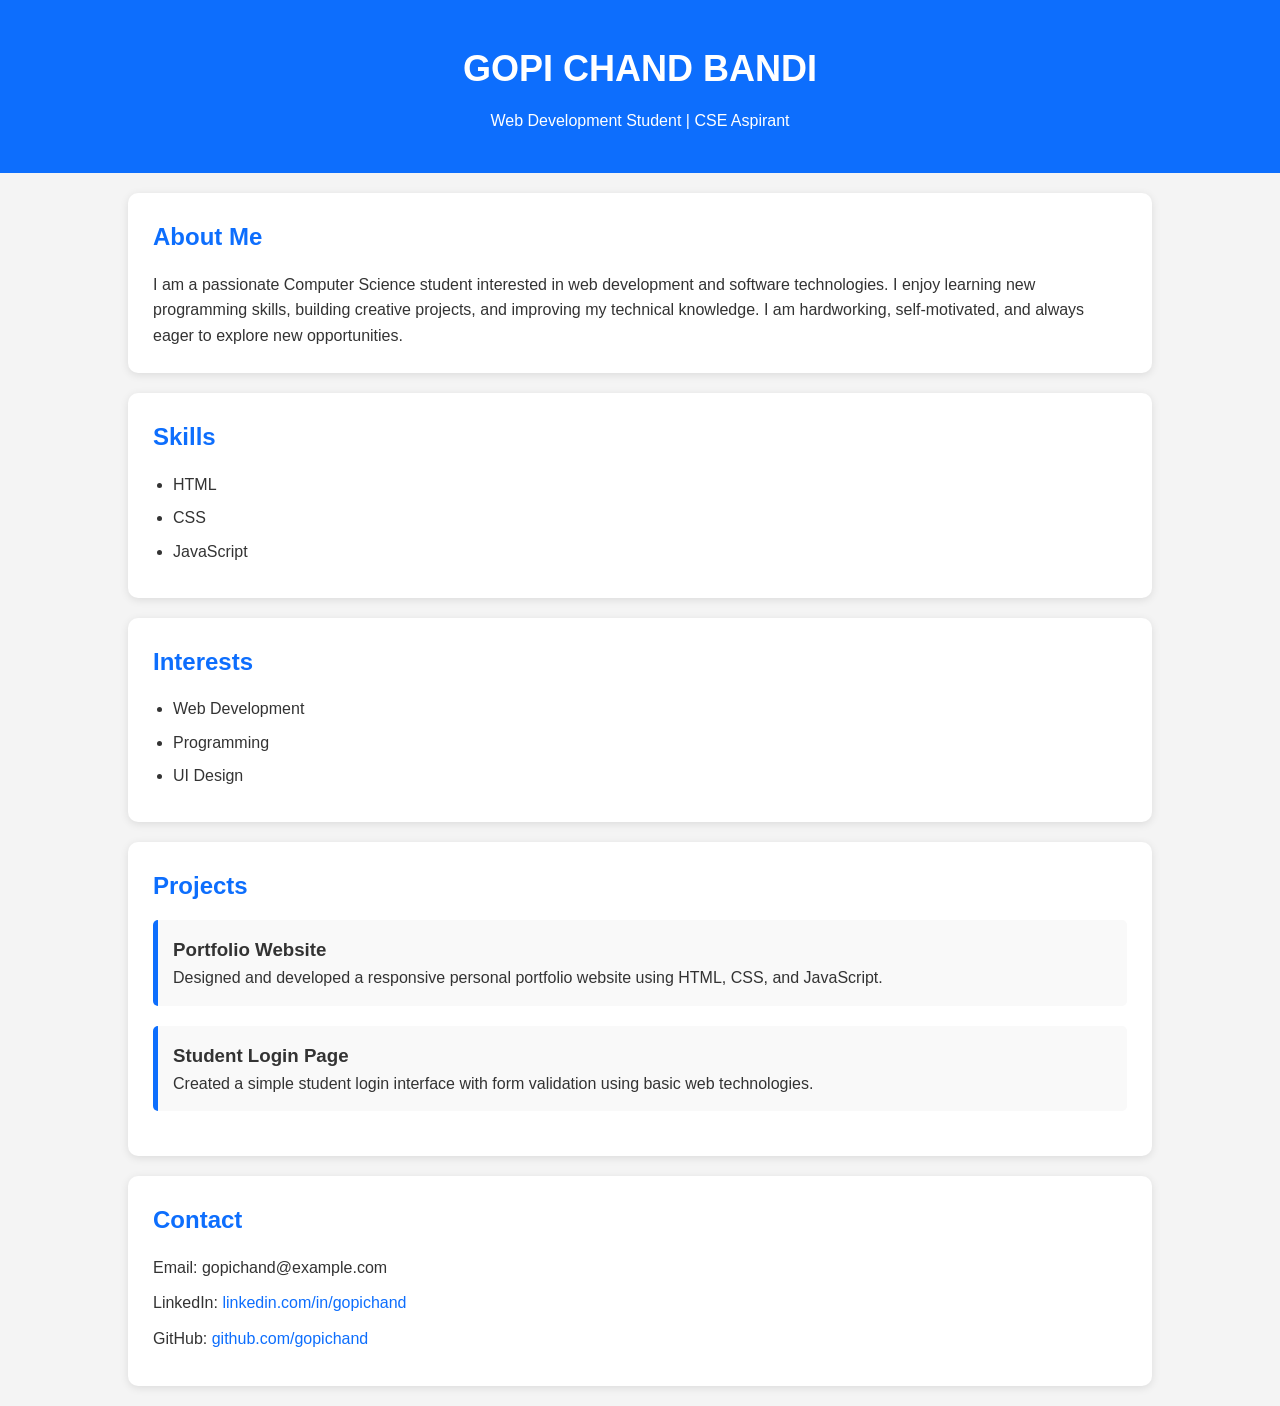
<file: TASK-1/Code Files/index.html>
<!DOCTYPE html>
<html lang="en">
<head>
    <meta charset="UTF-8">
    <meta name="viewport" content="width=device-width, initial-scale=1.0">
    <title>BANDI GOPI CHAND - Portfolio</title>

    <link rel="stylesheet" href="style.css">
</head>
<body>

    <header>
        <h1>GOPI CHAND BANDI</h1>
        <p>Web Development Student | CSE Aspirant</p>
    </header>

    <section class="about">
        <h2>About Me</h2>
        <p>
            I am a passionate Computer Science student interested in web development
            and software technologies. I enjoy learning new programming skills,
            building creative projects, and improving my technical knowledge.
            I am hardworking, self-motivated, and always eager to explore new opportunities.
        </p>
    </section>

    <section class="skills">
        <h2>Skills</h2>
        <ul>
            <li>HTML</li>
            <li>CSS</li>
            <li>JavaScript</li>
        </ul>
    </section>

    <section class="interests">
        <h2>Interests</h2>
        <ul>
            <li>Web Development</li>
            <li>Programming</li>
            <li>UI Design</li>
        </ul>
    </section>

    <section class="projects">
        <h2>Projects</h2>

        <div class="project-card">
            <h3>Portfolio Website</h3>
            <p>
                Designed and developed a responsive personal portfolio website
                using HTML, CSS, and JavaScript.
            </p>
        </div>

        <div class="project-card">
            <h3>Student Login Page</h3>
            <p>
                Created a simple student login interface with form validation
                using basic web technologies.
            </p>
        </div>
    </section>

    <section class="contact">
        <h2>Contact</h2>
        <p>Email: gopichand@example.com</p>
        <p>
            LinkedIn:
            <a href="#">linkedin.com/in/gopichand</a>
        </p>
        <p>
            GitHub:
            <a href="#">github.com/gopichand</a>
        </p>
    </section>

    <script src="script.js"></script>
</body>
</html>
</file>
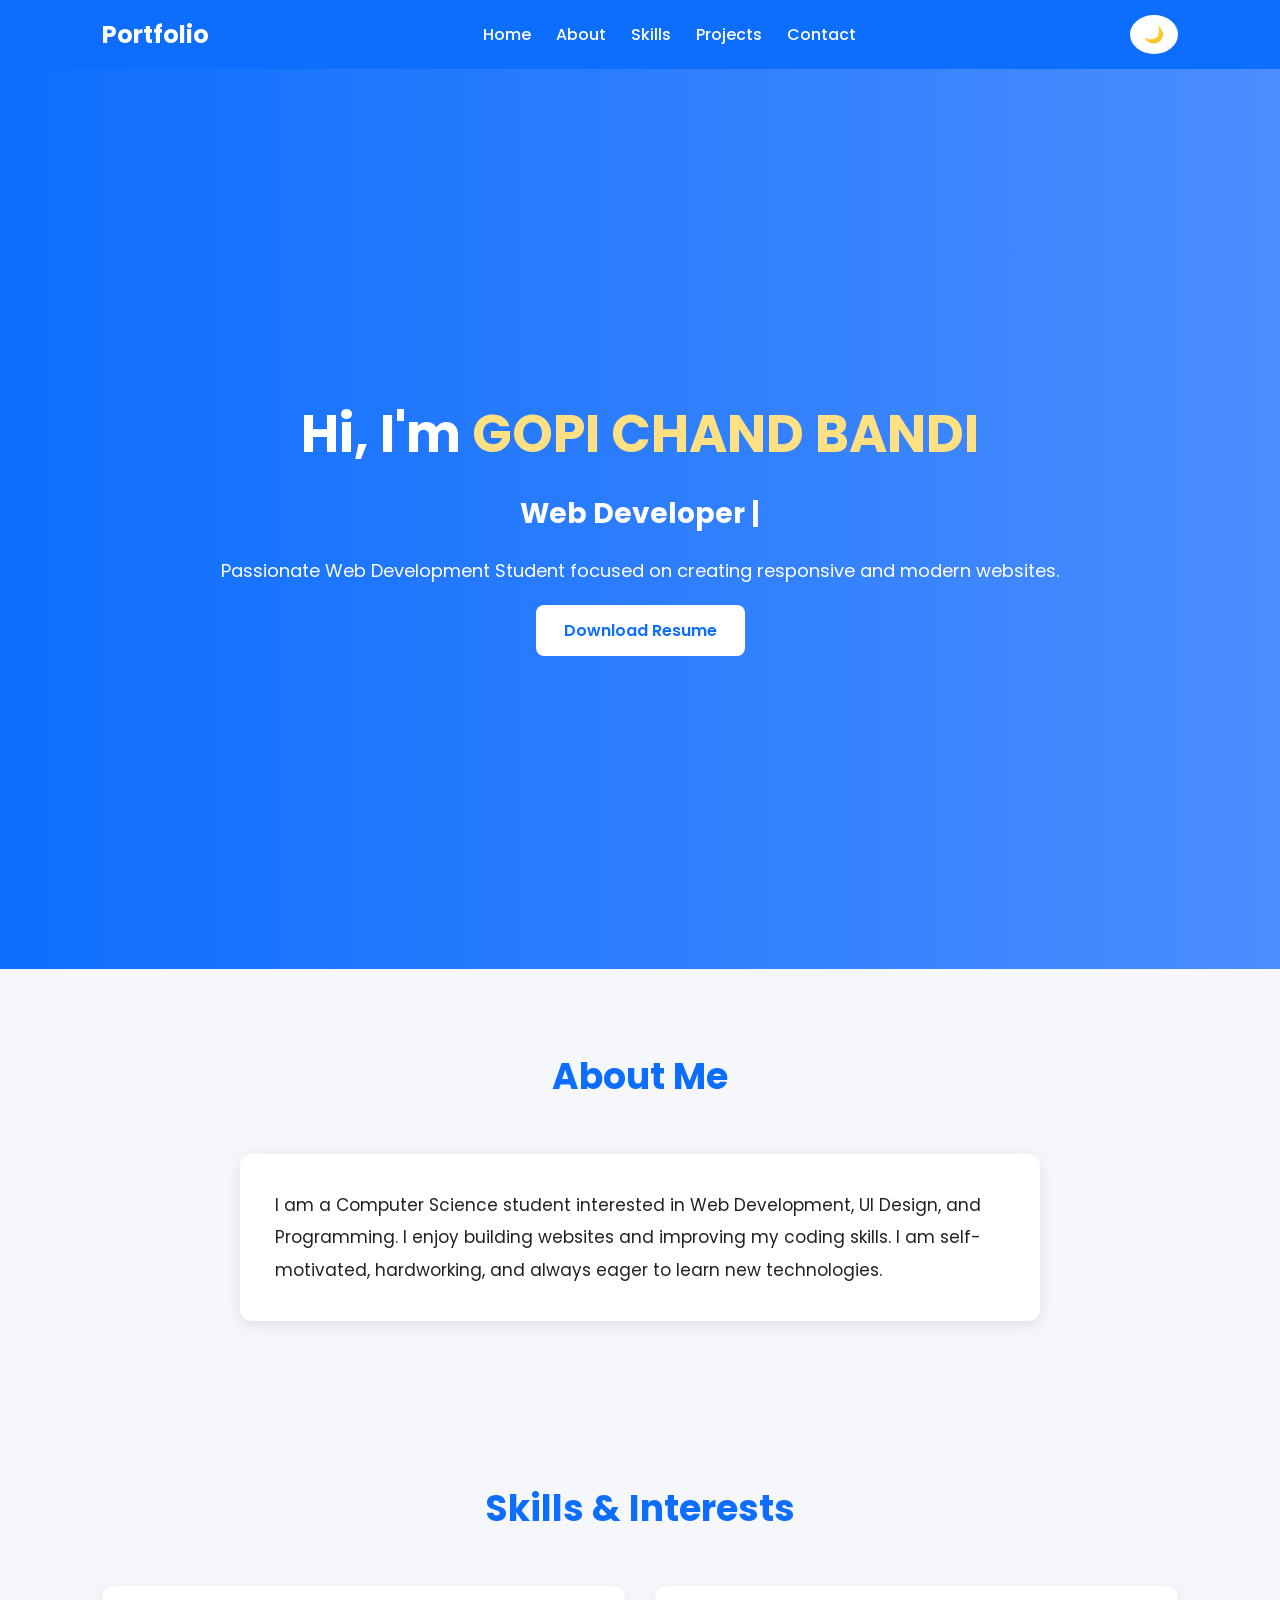
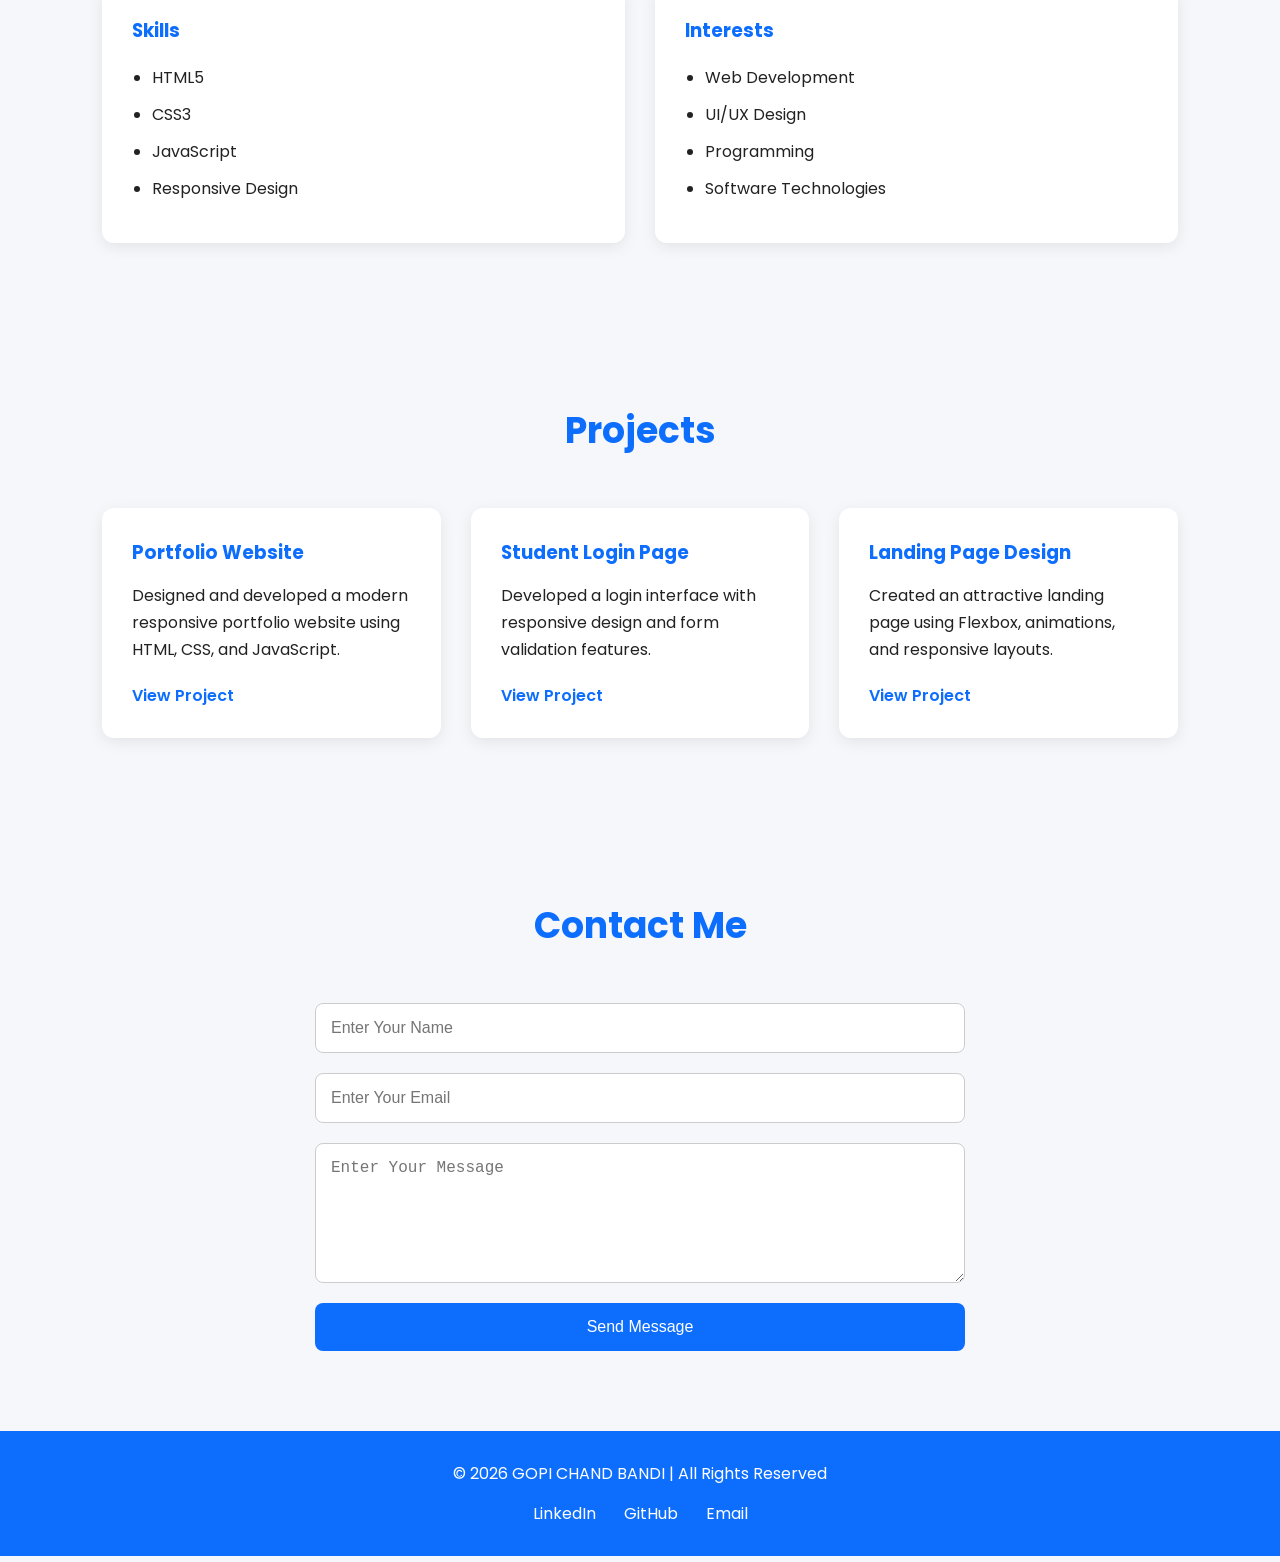
<file: TASK-2/CODE FILES/index.html>
<!DOCTYPE html>
<html lang="en">

<head>
    <meta charset="UTF-8">
    <meta name="viewport" content="width=device-width, initial-scale=1.0">

    <title>GOPI CHAND BANDI - Portfolio</title>

    <link rel="stylesheet" href="style.css">

    <link rel="preconnect" href="https://fonts.googleapis.com">
    <link href="https://fonts.googleapis.com/css2?family=Poppins:wght@300;400;500;600;700&display=swap"
        rel="stylesheet">
</head>

<body>

    <!-- NAVBAR -->

    <nav class="navbar">
        <div class="logo">Portfolio</div>

        <ul class="nav-links">
            <li><a href="#home">Home</a></li>
            <li><a href="#about">About</a></li>
            <li><a href="#skills">Skills</a></li>
            <li><a href="#projects">Projects</a></li>
            <li><a href="#contact">Contact</a></li>
        </ul>

        <button id="darkModeBtn">🌙</button>
    </nav>

    <!-- HERO SECTION -->

    <section id="home" class="hero">

        <div class="hero-content">
            <h1>Hi, I'm <span>GOPI CHAND BANDI</span></h1>

            <h2 id="typing-text"></h2>

            <p>
                Passionate Web Development Student focused on creating
                responsive and modern websites.
            </p>

            <a href="#" class="btn">Download Resume</a>
        </div>

    </section>

    <!-- ABOUT -->

    <section id="about" class="section">

        <h2 class="section-title">About Me</h2>

        <div class="about-container">

            <div class="about-card">
                <p>
                    I am a Computer Science student interested in
                    Web Development, UI Design, and Programming.
                    I enjoy building websites and improving my coding skills.
                    I am self-motivated, hardworking, and always eager
                    to learn new technologies.
                </p>
            </div>

        </div>

    </section>

    <!-- SKILLS -->

    <section id="skills" class="section">

        <h2 class="section-title">Skills & Interests</h2>

        <div class="skills-container">

            <div class="skill-box">
                <h3>Skills</h3>

                <ul>
                    <li>HTML5</li>
                    <li>CSS3</li>
                    <li>JavaScript</li>
                    <li>Responsive Design</li>
                </ul>
            </div>

            <div class="skill-box">
                <h3>Interests</h3>

                <ul>
                    <li>Web Development</li>
                    <li>UI/UX Design</li>
                    <li>Programming</li>
                    <li>Software Technologies</li>
                </ul>
            </div>

        </div>

    </section>

    <!-- PROJECTS -->

    <section id="projects" class="section">

        <h2 class="section-title">Projects</h2>

        <div class="project-container">

            <div class="project-card">
                <h3>Portfolio Website</h3>

                <p>
                    Designed and developed a modern responsive
                    portfolio website using HTML, CSS, and JavaScript.
                </p>

                <a href="#">View Project</a>
            </div>

            <div class="project-card">
                <h3>Student Login Page</h3>

                <p>
                    Developed a login interface with responsive design
                    and form validation features.
                </p>

                <a href="#">View Project</a>
            </div>

            <div class="project-card">
                <h3>Landing Page Design</h3>

                <p>
                    Created an attractive landing page using Flexbox,
                    animations, and responsive layouts.
                </p>

                <a href="#">View Project</a>
            </div>

        </div>

    </section>

    <!-- CONTACT -->

    <section id="contact" class="section">

        <h2 class="section-title">Contact Me</h2>

        <div class="contact-container">

            <form class="contact-form">

                <input type="text" placeholder="Enter Your Name" required>

                <input type="email" placeholder="Enter Your Email" required>

                <textarea rows="6" placeholder="Enter Your Message"></textarea>

                <button type="submit">Send Message</button>

            </form>

        </div>

    </section>

    <!-- FOOTER -->

    <footer>

        <div class="footer-content">

            <p>© 2026 GOPI CHAND BANDI | All Rights Reserved</p>

            <div class="social-links">
                <a href="#">LinkedIn</a>
                <a href="#">GitHub</a>
                <a href="#">Email</a>
            </div>

        </div>

    </footer>

    <!-- SCROLL TOP BUTTON -->

    <button id="topBtn">↑</button>

    <script src="script.js"></script>

</body>

</html>
</file>
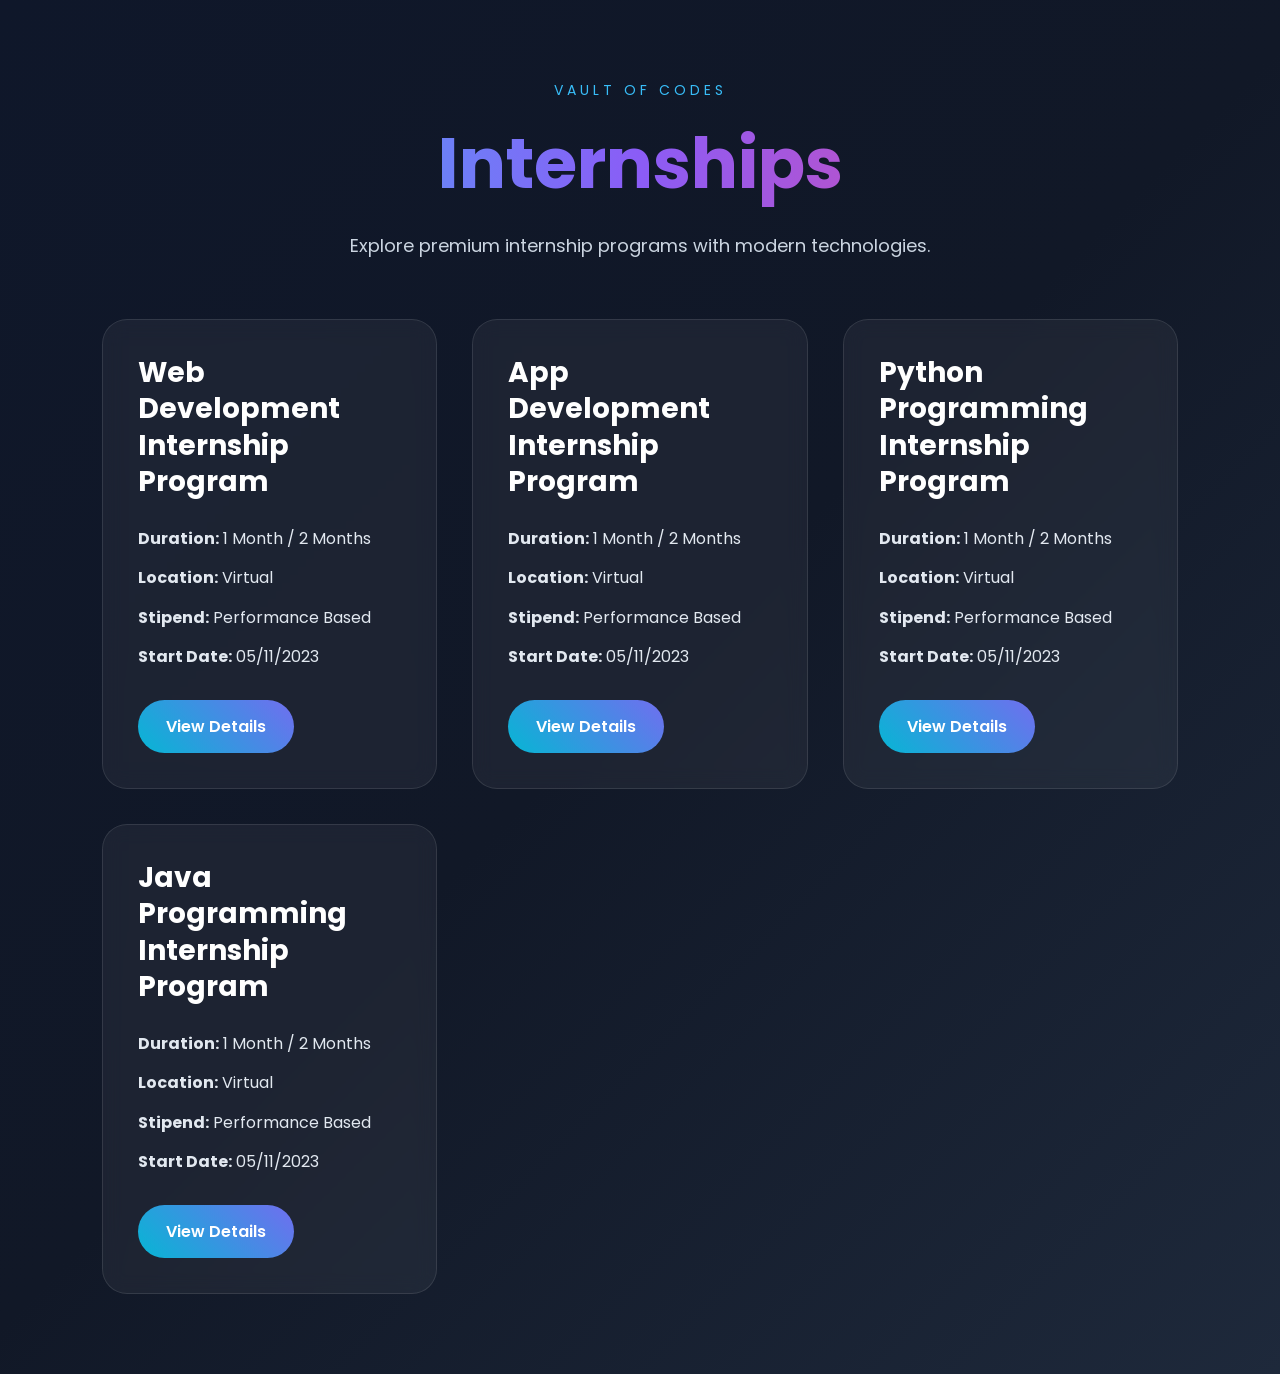
<file: TASK-3/ASSIGNMENT-1/CODE FILES/index.html>
<!-- index.html -->

<!DOCTYPE html>
<html lang="en">
<head>
  <meta charset="UTF-8" />
  <meta name="viewport" content="width=device-width, initial-scale=1.0"/>
  <title>Modern Internship Cards</title>

  <!-- Google Font -->
  <link rel="preconnect" href="https://fonts.googleapis.com">
  <link rel="preconnect" href="https://fonts.gstatic.com" crossorigin>

  <link href="https://fonts.googleapis.com/css2?family=Poppins:wght@300;400;500;600;700&display=swap" rel="stylesheet">

  <link rel="stylesheet" href="style.css">
</head>

<body>

<section class="internship-section">

  <div class="title-box">
    <p class="small-title">VAULT OF CODES</p>

    <h1>Internships</h1>

    <p class="subtitle">
      Explore premium internship programs with modern technologies.
    </p>
  </div>

  <div class="cards-container">

    <!-- Card 1 -->
    <div class="card">

      <div class="glow"></div>

      <h2>Web Development Internship Program</h2>

      <ul>
        <li><strong>Duration:</strong> 1 Month / 2 Months</li>
        <li><strong>Location:</strong> Virtual</li>
        <li><strong>Stipend:</strong> Performance Based</li>
        <li><strong>Start Date:</strong> 05/11/2023</li>
      </ul>

      <a href="https://internship.aicte-india.org/" class="btn" target="_blank">
        View Details
      </a>

    </div>

    <!-- Card 2 -->
    <div class="card">

      <div class="glow"></div>

      <h2>App Development Internship Program</h2>

      <ul>
        <li><strong>Duration:</strong> 1 Month / 2 Months</li>
        <li><strong>Location:</strong> Virtual</li>
        <li><strong>Stipend:</strong> Performance Based</li>
        <li><strong>Start Date:</strong> 05/11/2023</li>
      </ul>

      <a href="https://example.com" class="btn" target="_blank">
        View Details
      </a>

    </div>

    <!-- Card 3 -->
    <div class="card">

      <div class="glow"></div>

      <h2>Python Programming Internship Program</h2>

      <ul>
        <li><strong>Duration:</strong> 1 Month / 2 Months</li>
        <li><strong>Location:</strong> Virtual</li>
        <li><strong>Stipend:</strong> Performance Based</li>
        <li><strong>Start Date:</strong> 05/11/2023</li>
      </ul>

      <a href="https://example.com" class="btn" target="_blank">
        View Details
      </a>

    </div>

    <!-- Card 4 -->
    <div class="card">

      <div class="glow"></div>

      <h2>Java Programming Internship Program</h2>

      <ul>
        <li><strong>Duration:</strong> 1 Month / 2 Months</li>
        <li><strong>Location:</strong> Virtual</li>
        <li><strong>Stipend:</strong> Performance Based</li>
        <li><strong>Start Date:</strong> 05/11/2023</li>
      </ul>

      <a href="https://example.com" class="btn" target="_blank">
        View Details
      </a>

    </div>

  </div>

</section>

<script src="script.js"></script>

</body>
</html>
</file>
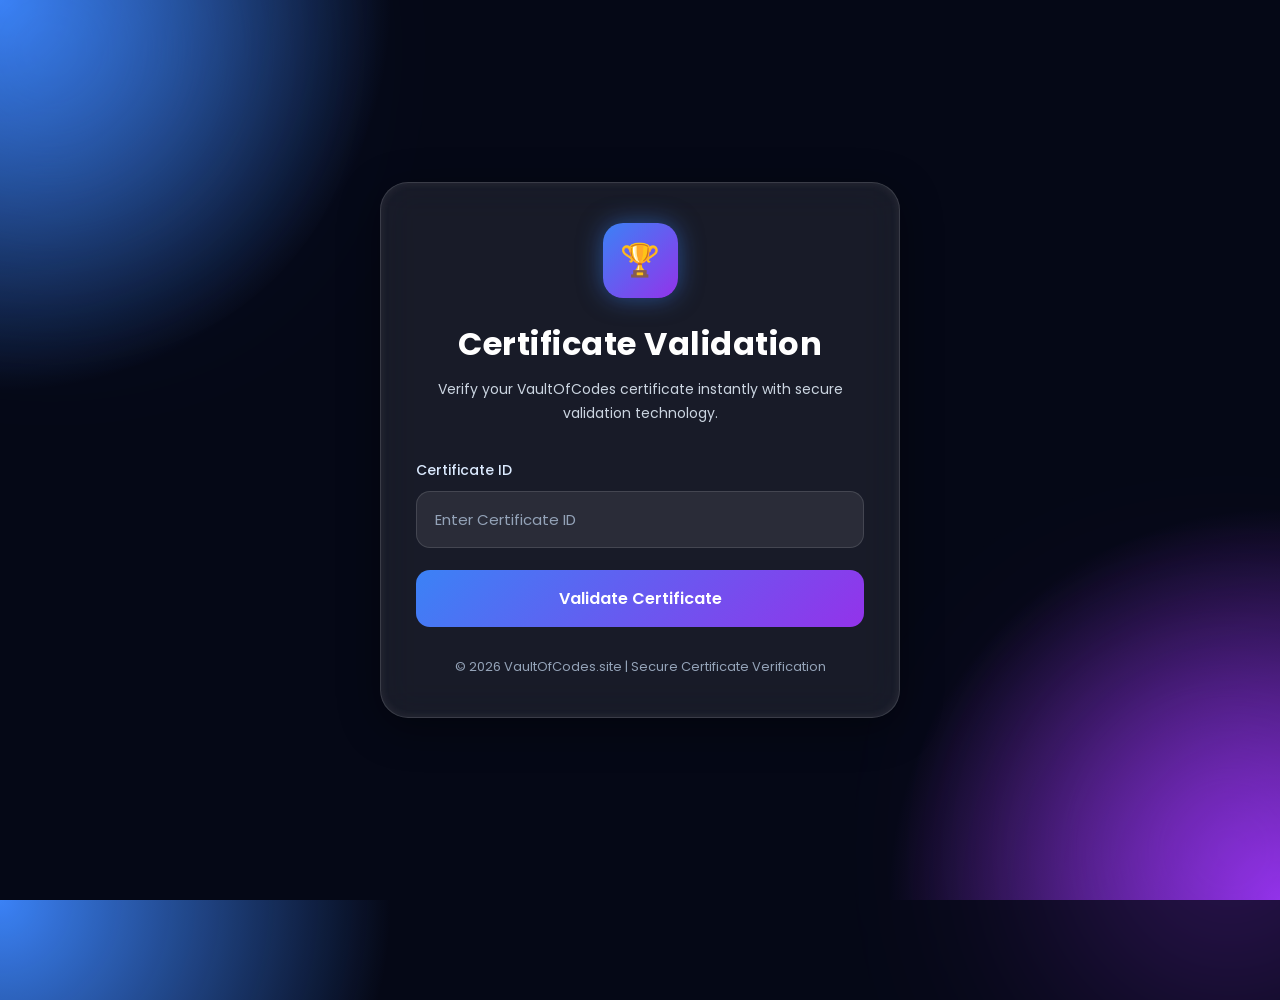
<file: TASK-3/ASSIGNMENT-2/CODE FILES/index.html>
<!DOCTYPE html>
<html lang="en">
<head>
  <meta charset="UTF-8" />
  <meta name="viewport" content="width=device-width, initial-scale=1.0"/>
  <title>VaultOfCodes - Certificate Validation</title>

  <link rel="preconnect" href="https://fonts.googleapis.com">
  <link href="https://fonts.googleapis.com/css2?family=Poppins:wght@300;400;500;600;700&display=swap" rel="stylesheet">

  <style>
    *{
      margin:0;
      padding:0;
      box-sizing:border-box;
      font-family:'Poppins',sans-serif;
    }

    body{
      min-height:100vh;
      background:
      radial-gradient(circle at top left,#3b82f6 0%,transparent 25%),
      radial-gradient(circle at bottom right,#9333ea 0%,transparent 25%),
      #050816;
      overflow-x:hidden;
      color:white;
      position:relative;
    }

    /* Floating Blur Effects */
    .blur{
      position:absolute;
      width:300px;
      height:300px;
      border-radius:50%;
      filter:blur(120px);
      opacity:.4;
      z-index:0;
    }

    .blur1{
      background:#3b82f6;
      top:-100px;
      left:-100px;
    }

    .blur2{
      background:#9333ea;
      bottom:-100px;
      right:-100px;
    }

    .container{
      position:relative;
      z-index:1;
      width:100%;
      min-height:100vh;
      display:flex;
      justify-content:center;
      align-items:center;
      padding:40px 20px;
    }

    .glass-card{
      width:100%;
      max-width:520px;
      background:rgba(255,255,255,0.08);
      border:1px solid rgba(255,255,255,0.15);
      backdrop-filter:blur(18px);
      border-radius:28px;
      padding:40px 35px;
      box-shadow:
      0 10px 40px rgba(0,0,0,0.4),
      inset 0 0 10px rgba(255,255,255,0.08);
      animation:fadeUp 1s ease;
    }

    @keyframes fadeUp{
      from{
        opacity:0;
        transform:translateY(40px);
      }
      to{
        opacity:1;
        transform:translateY(0);
      }
    }

    .logo{
      width:75px;
      height:75px;
      border-radius:20px;
      background:linear-gradient(135deg,#3b82f6,#9333ea);
      display:flex;
      justify-content:center;
      align-items:center;
      margin:auto;
      margin-bottom:22px;
      font-size:32px;
      box-shadow:0 0 25px rgba(59,130,246,.5);
    }

    h1{
      text-align:center;
      font-size:32px;
      margin-bottom:10px;
      font-weight:700;
      letter-spacing:.5px;
    }

    .subtitle{
      text-align:center;
      color:#cbd5e1;
      font-size:14px;
      margin-bottom:35px;
      line-height:1.7;
    }

    .input-group{
      margin-bottom:22px;
    }

    label{
      display:block;
      margin-bottom:10px;
      font-size:14px;
      color:#dbeafe;
      font-weight:500;
    }

    input{
      width:100%;
      padding:16px 18px;
      border:none;
      outline:none;
      border-radius:14px;
      background:rgba(255,255,255,0.08);
      border:1px solid rgba(255,255,255,0.12);
      color:white;
      font-size:15px;
      transition:.3s ease;
    }

    input:focus{
      border-color:#60a5fa;
      box-shadow:0 0 15px rgba(96,165,250,.4);
      transform:translateY(-2px);
    }

    input::placeholder{
      color:#94a3b8;
    }

    .btn{
      width:100%;
      padding:16px;
      border:none;
      border-radius:14px;
      background:linear-gradient(135deg,#3b82f6,#9333ea);
      color:white;
      font-size:16px;
      font-weight:600;
      cursor:pointer;
      transition:.35s ease;
      position:relative;
      overflow:hidden;
    }

    .btn:hover{
      transform:translateY(-3px) scale(1.01);
      box-shadow:0 12px 30px rgba(59,130,246,.35);
    }

    .btn:active{
      transform:scale(.98);
    }

    .result{
      margin-top:30px;
      padding:20px;
      border-radius:18px;
      display:none;
      animation:pop .5s ease;
    }

    @keyframes pop{
      from{
        opacity:0;
        transform:scale(.9);
      }
      to{
        opacity:1;
        transform:scale(1);
      }
    }

    .success{
      background:rgba(34,197,94,.12);
      border:1px solid rgba(34,197,94,.4);
      color:#86efac;
    }

    .error{
      background:rgba(239,68,68,.12);
      border:1px solid rgba(239,68,68,.4);
      color:#fca5a5;
    }

    .result h3{
      margin-bottom:10px;
      font-size:20px;
    }

    .certificate-box{
      margin-top:18px;
      padding:15px;
      border-radius:14px;
      background:rgba(255,255,255,.05);
      border:1px solid rgba(255,255,255,.08);
    }

    .certificate-box p{
      margin:10px 0;
      font-size:14px;
      color:#e2e8f0;
    }

    .footer{
      text-align:center;
      margin-top:30px;
      color:#94a3b8;
      font-size:13px;
    }

    @media(max-width:600px){

      .glass-card{
        padding:30px 22px;
      }

      h1{
        font-size:26px;
      }

      .subtitle{
        font-size:13px;
      }

      input{
        padding:14px;
      }

      .btn{
        padding:14px;
      }
    }
  </style>
</head>
<body>

  <div class="blur blur1"></div>
  <div class="blur blur2"></div>

  <div class="container">
    <div class="glass-card">

      <div class="logo">🏆</div>

      <h1>Certificate Validation</h1>

      <p class="subtitle">
        Verify your VaultOfCodes certificate instantly with secure
        validation technology.
      </p>

      <div class="input-group">
        <label>Certificate ID</label>
        <input type="text" id="certificateId" placeholder="Enter Certificate ID">
      </div>

      <button class="btn" onclick="validateCertificate()">
        Validate Certificate
      </button>

      <!-- Result -->
      <div class="result" id="resultBox">
        <h3 id="resultTitle"></h3>
        <p id="resultMessage"></p>

        <div class="certificate-box" id="certificateDetails"></div>
      </div>

      <div class="footer">
        © 2026 VaultOfCodes.site | Secure Certificate Verification
      </div>

    </div>
  </div>

  <script>

    // Dummy Certificate Database
    const certificates = {
      "24691A2850": {
        name: "BandiGopi Chand",
        course: "Frontend Development Internship",
        issued: "May 2026",
        status: "Verified"
      },

      "22691A05L4": {
        name: "Bandi Sree Kumar",
        course: "Cyber Security Internship",
        issued: "April 2026",
        status: "Verified"
      }
    };

    function validateCertificate(){

      const certId = document.getElementById("certificateId").value.trim();
      const resultBox = document.getElementById("resultBox");
      const resultTitle = document.getElementById("resultTitle");
      const resultMessage = document.getElementById("resultMessage");
      const certificateDetails = document.getElementById("certificateDetails");

      resultBox.style.display = "block";

      if(certificates[certId]){

        const data = certificates[certId];

        resultBox.className = "result success";

        resultTitle.innerHTML = "✅ Certificate Verified";

        resultMessage.innerHTML =
          "The certificate is authentic and officially issued.";

        certificateDetails.innerHTML = `
          <p><strong>Student Name:</strong> ${data.name}</p>
          <p><strong>Course:</strong> ${data.course}</p>
          <p><strong>Issued On:</strong> ${data.issued}</p>
          <p><strong>Status:</strong> ${data.status}</p>
        `;

      }else{

        resultBox.className = "result error";

        resultTitle.innerHTML = "❌ Invalid Certificate";

        resultMessage.innerHTML =
          "No certificate found with this ID.";

        certificateDetails.innerHTML = "";
      }
    }

  </script>

</body>
</html>
</file>
<file: TASK-1/Code Files/style.css>
/* style.css */

* {
    margin: 0;
    padding: 0;
    box-sizing: border-box;
}

body {
    font-family: Arial, sans-serif;
    background-color: #f4f4f4;
    color: #333;
    line-height: 1.6;
}

header {
    background-color: #0d6efd;
    color: white;
    text-align: center;
    padding: 40px 20px;
}

header h1 {
    margin-bottom: 10px;
    font-size: 36px;
}

section {
    width: 80%;
    margin: 20px auto;
    background-color: white;
    padding: 25px;
    border-radius: 10px;
    box-shadow: 0 2px 8px rgba(0, 0, 0, 0.1);
}

h2 {
    color: #0d6efd;
    margin-bottom: 15px;
}

ul {
    padding-left: 20px;
}

li {
    margin-bottom: 8px;
}

.project-card {
    margin-bottom: 20px;
    padding: 15px;
    background-color: #f9f9f9;
    border-left: 5px solid #0d6efd;
    border-radius: 5px;
}

a {
    text-decoration: none;
    color: #0d6efd;
}

a:hover {
    text-decoration: underline;
}

.contact p {
    margin-bottom: 10px;
}
</file>
<file: TASK-2/CODE FILES/style.css>
* {
    margin: 0;
    padding: 0;
    box-sizing: border-box;
}

html {
    scroll-behavior: smooth;
}

body {
    font-family: 'Poppins', sans-serif;
    background: #f5f7fb;
    color: #222;
    transition: 0.4s;
}

/* NAVBAR */

.navbar {
    width: 100%;
    background: #0d6efd;
    padding: 15px 8%;
    display: flex;
    justify-content: space-between;
    align-items: center;
    position: sticky;
    top: 0;
    z-index: 1000;
}

.logo {
    color: white;
    font-size: 24px;
    font-weight: 700;
}

.nav-links {
    display: flex;
    gap: 25px;
    list-style: none;
}

.nav-links a {
    text-decoration: none;
    color: white;
    font-weight: 500;
    transition: 0.3s;
}

.nav-links a:hover {
    color: #dbe8ff;
}

#darkModeBtn {
    background: white;
    border: none;
    padding: 10px 14px;
    border-radius: 50%;
    cursor: pointer;
    font-size: 16px;
}

/* HERO SECTION */

.hero {
    min-height: 100vh;
    display: flex;
    justify-content: center;
    align-items: center;
    padding: 50px 8%;
    background: linear-gradient(to right, #0d6efd, #4b8dff);
    color: white;
    text-align: center;
}

.hero-content h1 {
    font-size: 52px;
    margin-bottom: 20px;
}

.hero-content span {
    color: #ffe082;
}

.hero-content h2 {
    font-size: 28px;
    margin-bottom: 20px;
    min-height: 40px;
}

.hero-content p {
    font-size: 18px;
    margin-bottom: 30px;
    line-height: 1.8;
}

.btn {
    background: white;
    color: #0d6efd;
    text-decoration: none;
    padding: 14px 28px;
    border-radius: 8px;
    font-weight: 600;
    transition: 0.3s;
}

.btn:hover {
    background: #dbe8ff;
}

/* GENERAL SECTION */

.section {
    padding: 80px 8%;
}

.section-title {
    text-align: center;
    font-size: 36px;
    margin-bottom: 50px;
    color: #0d6efd;
}

/* ABOUT */

.about-container {
    display: flex;
    justify-content: center;
}

.about-card {
    max-width: 800px;
    background: white;
    padding: 35px;
    border-radius: 12px;
    box-shadow: 0 4px 15px rgba(0, 0, 0, 0.1);
    line-height: 1.9;
    font-size: 17px;
}

/* SKILLS */

.skills-container {
    display: grid;
    grid-template-columns: repeat(auto-fit, minmax(280px, 1fr));
    gap: 30px;
}

.skill-box {
    background: white;
    padding: 30px;
    border-radius: 12px;
    box-shadow: 0 4px 15px rgba(0, 0, 0, 0.08);
}

.skill-box h3 {
    margin-bottom: 20px;
    color: #0d6efd;
}

.skill-box ul {
    padding-left: 20px;
}

.skill-box li {
    margin-bottom: 12px;
}

/* PROJECTS */

.project-container {
    display: grid;
    grid-template-columns: repeat(auto-fit, minmax(280px, 1fr));
    gap: 30px;
}

.project-card {
    background: white;
    padding: 30px;
    border-radius: 12px;
    transition: 0.3s;
    box-shadow: 0 4px 15px rgba(0, 0, 0, 0.08);
}

.project-card:hover {
    transform: translateY(-10px);
}

.project-card h3 {
    margin-bottom: 15px;
    color: #0d6efd;
}

.project-card p {
    margin-bottom: 20px;
    line-height: 1.7;
}

.project-card a {
    text-decoration: none;
    color: #0d6efd;
    font-weight: 600;
}

/* CONTACT */

.contact-container {
    display: flex;
    justify-content: center;
}

.contact-form {
    width: 100%;
    max-width: 650px;
    display: flex;
    flex-direction: column;
    gap: 20px;
}

.contact-form input,
.contact-form textarea {
    padding: 15px;
    border-radius: 8px;
    border: 1px solid #ccc;
    font-size: 16px;
    outline: none;
}

.contact-form button {
    padding: 15px;
    border: none;
    background: #0d6efd;
    color: white;
    font-size: 16px;
    border-radius: 8px;
    cursor: pointer;
    transition: 0.3s;
}

.contact-form button:hover {
    background: #0056d2;
}

/* FOOTER */

footer {
    background: #0d6efd;
    color: white;
    text-align: center;
    padding: 30px 8%;
}

.social-links {
    margin-top: 15px;
}

.social-links a {
    color: white;
    text-decoration: none;
    margin: 0 12px;
}

/* SCROLL BUTTON */

#topBtn {
    position: fixed;
    bottom: 30px;
    right: 30px;
    padding: 14px 18px;
    border: none;
    border-radius: 50%;
    background: #0d6efd;
    color: white;
    cursor: pointer;
    display: none;
    font-size: 18px;
}

/* DARK MODE */

.dark-mode {
    background: #111827;
    color: white;
}

.dark-mode .about-card,
.dark-mode .skill-box,
.dark-mode .project-card,
.dark-mode .contact-form input,
.dark-mode .contact-form textarea {
    background: #1f2937;
    color: white;
    border: 1px solid #444;
}

/* RESPONSIVE */

@media(max-width: 768px) {

    .navbar {
        flex-direction: column;
        gap: 15px;
    }

    .nav-links {
        flex-wrap: wrap;
        justify-content: center;
    }

    .hero-content h1 {
        font-size: 36px;
    }

    .hero-content h2 {
        font-size: 22px;
    }

    .section-title {
        font-size: 30px;
    }
}
</file>
<file: TASK-3/ASSIGNMENT-1/CODE FILES/style.css>
/* style.css */

*{
    margin:0;
    padding:0;
    box-sizing:border-box;
}

body{
    font-family:'Poppins', sans-serif;
    min-height:100vh;
    background:
    linear-gradient(135deg,#0f172a,#111827,#1e293b);

    color:white;
    overflow-x:hidden;
}

.internship-section{
    width:100%;
    padding:80px 8%;
}

.title-box{
    text-align:center;
    margin-bottom:60px;
}

.small-title{
    color:#38bdf8;
    letter-spacing:4px;
    font-size:14px;
    margin-bottom:10px;
}

.title-box h1{
    font-size:70px;
    font-weight:700;

    background:
    linear-gradient(to right,#38bdf8,#8b5cf6,#ec4899);

    -webkit-background-clip:text;
    -webkit-text-fill-color:transparent;
}

.subtitle{
    margin-top:15px;
    color:#cbd5e1;
    font-size:18px;
}

.cards-container{
    display:grid;

    grid-template-columns:
    repeat(auto-fit,minmax(320px,1fr));

    gap:35px;
}

.card{
    position:relative;

    background:rgba(255,255,255,0.05);

    border:1px solid rgba(255,255,255,0.1);

    backdrop-filter:blur(10px);

    border-radius:25px;

    padding:35px;

    overflow:hidden;

    transition:0.4s ease;

    cursor:pointer;
}

/* Smooth subtle hover */

.card:hover{

    transform:
    translateY(-6px)
    scale(1.01);

    box-shadow:
    0 0 12px rgba(56,189,248,0.18),
    0 0 20px rgba(139,92,246,0.12);
}

.card h2{
    font-size:28px;
    line-height:1.3;
    margin-bottom:25px;
    color:white;
}

.card ul{
    list-style:none;
    margin-bottom:30px;
}

.card ul li{
    margin:14px 0;
    color:#e2e8f0;
    line-height:1.6;
    font-size:16px;
}

.btn{
    display:inline-block;

    padding:14px 28px;

    border-radius:50px;

    text-decoration:none;

    color:white;

    font-weight:600;

    background:
    linear-gradient(
        45deg,
        #06b6d4,
        #8b5cf6,
        #ec4899
    );

    background-size:300%;

    transition:0.5s;
}

.btn:hover{
    background-position:right;
    transform:scale(1.05);
}

/* Reduced premium glow */

.glow{
    position:absolute;

    width:180px;
    height:180px;

    background:
    radial-gradient(
        circle,
        rgba(255,255,255,0.12),
        transparent 70%
    );

    border-radius:50%;

    pointer-events:none;

    transform:translate(-50%,-50%);

    opacity:0;

    transition:opacity 0.3s ease;

    filter:blur(18px);
}

.card:hover .glow{
    opacity:0.5;
}

/* Responsive */

@media(max-width:768px){

    .title-box h1{
        font-size:50px;
    }

    .card{
        padding:28px;
    }

    .card h2{
        font-size:24px;
    }

}
</file>
